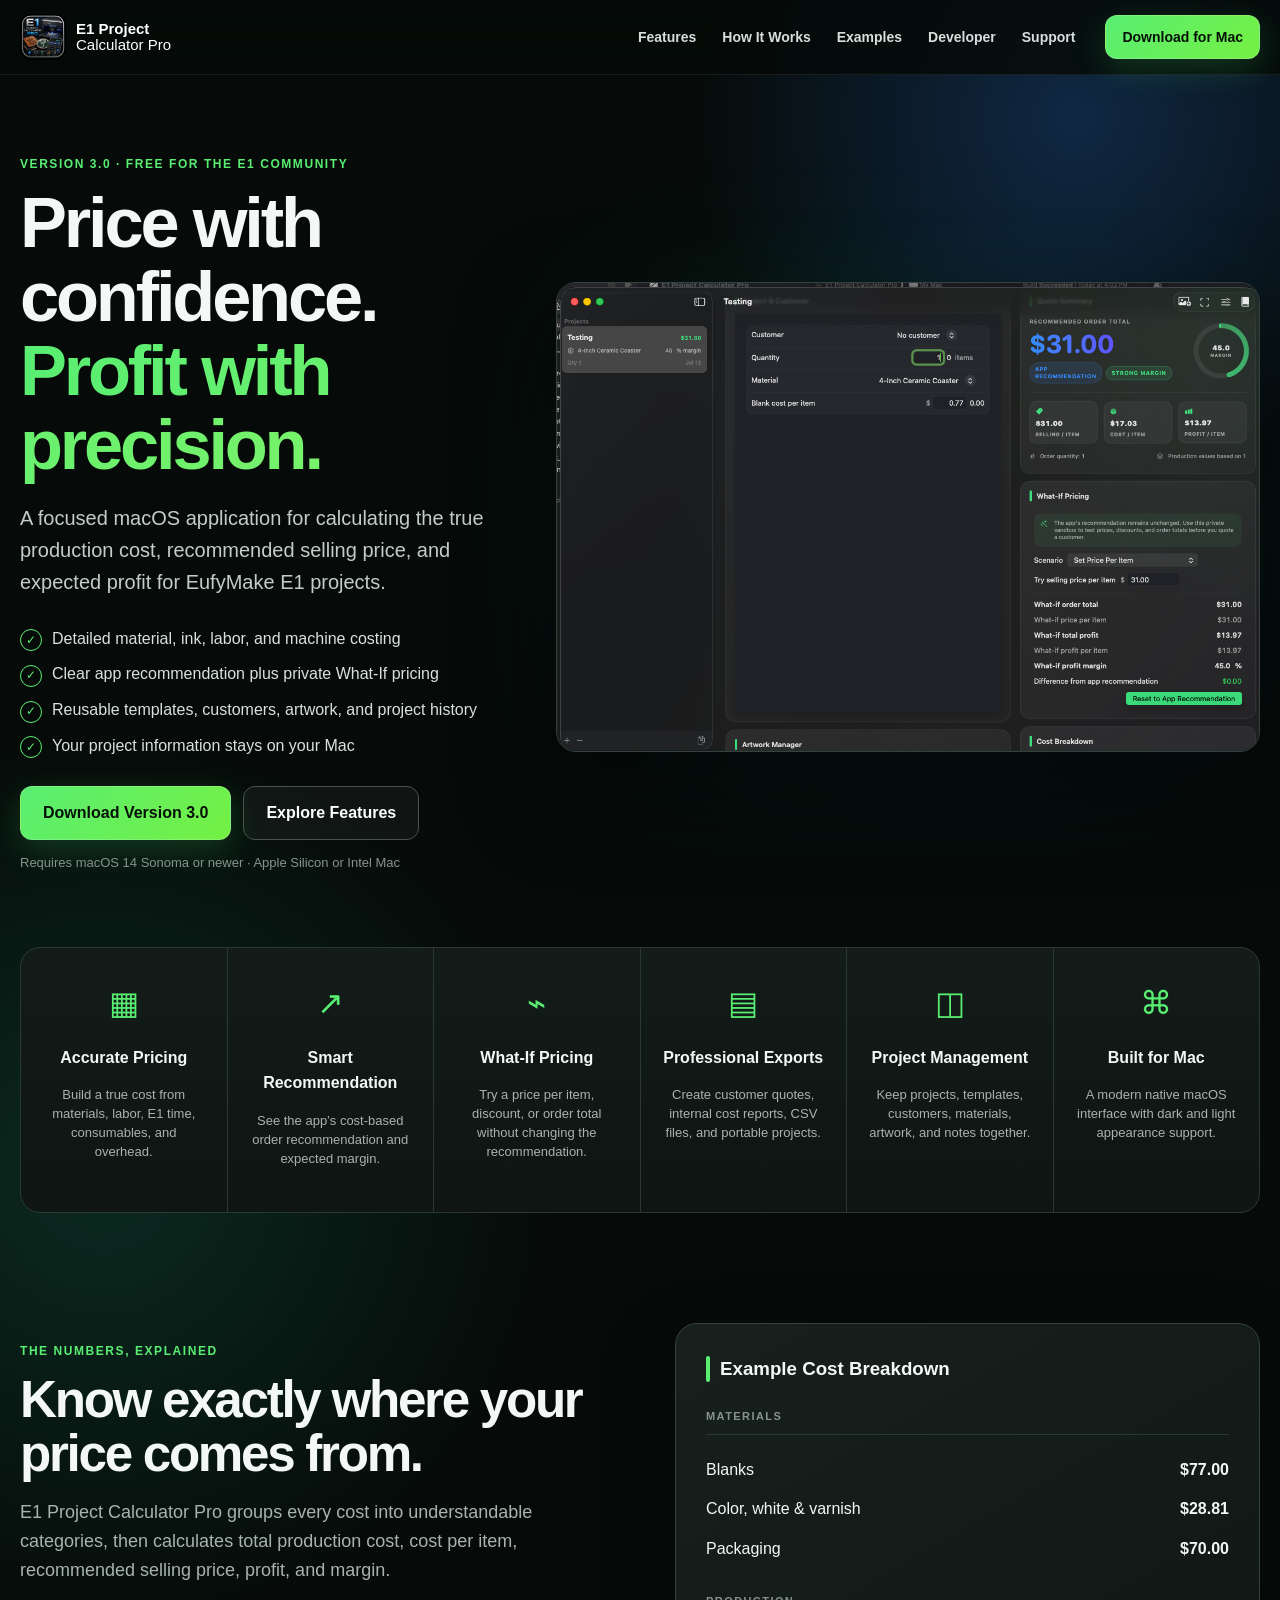
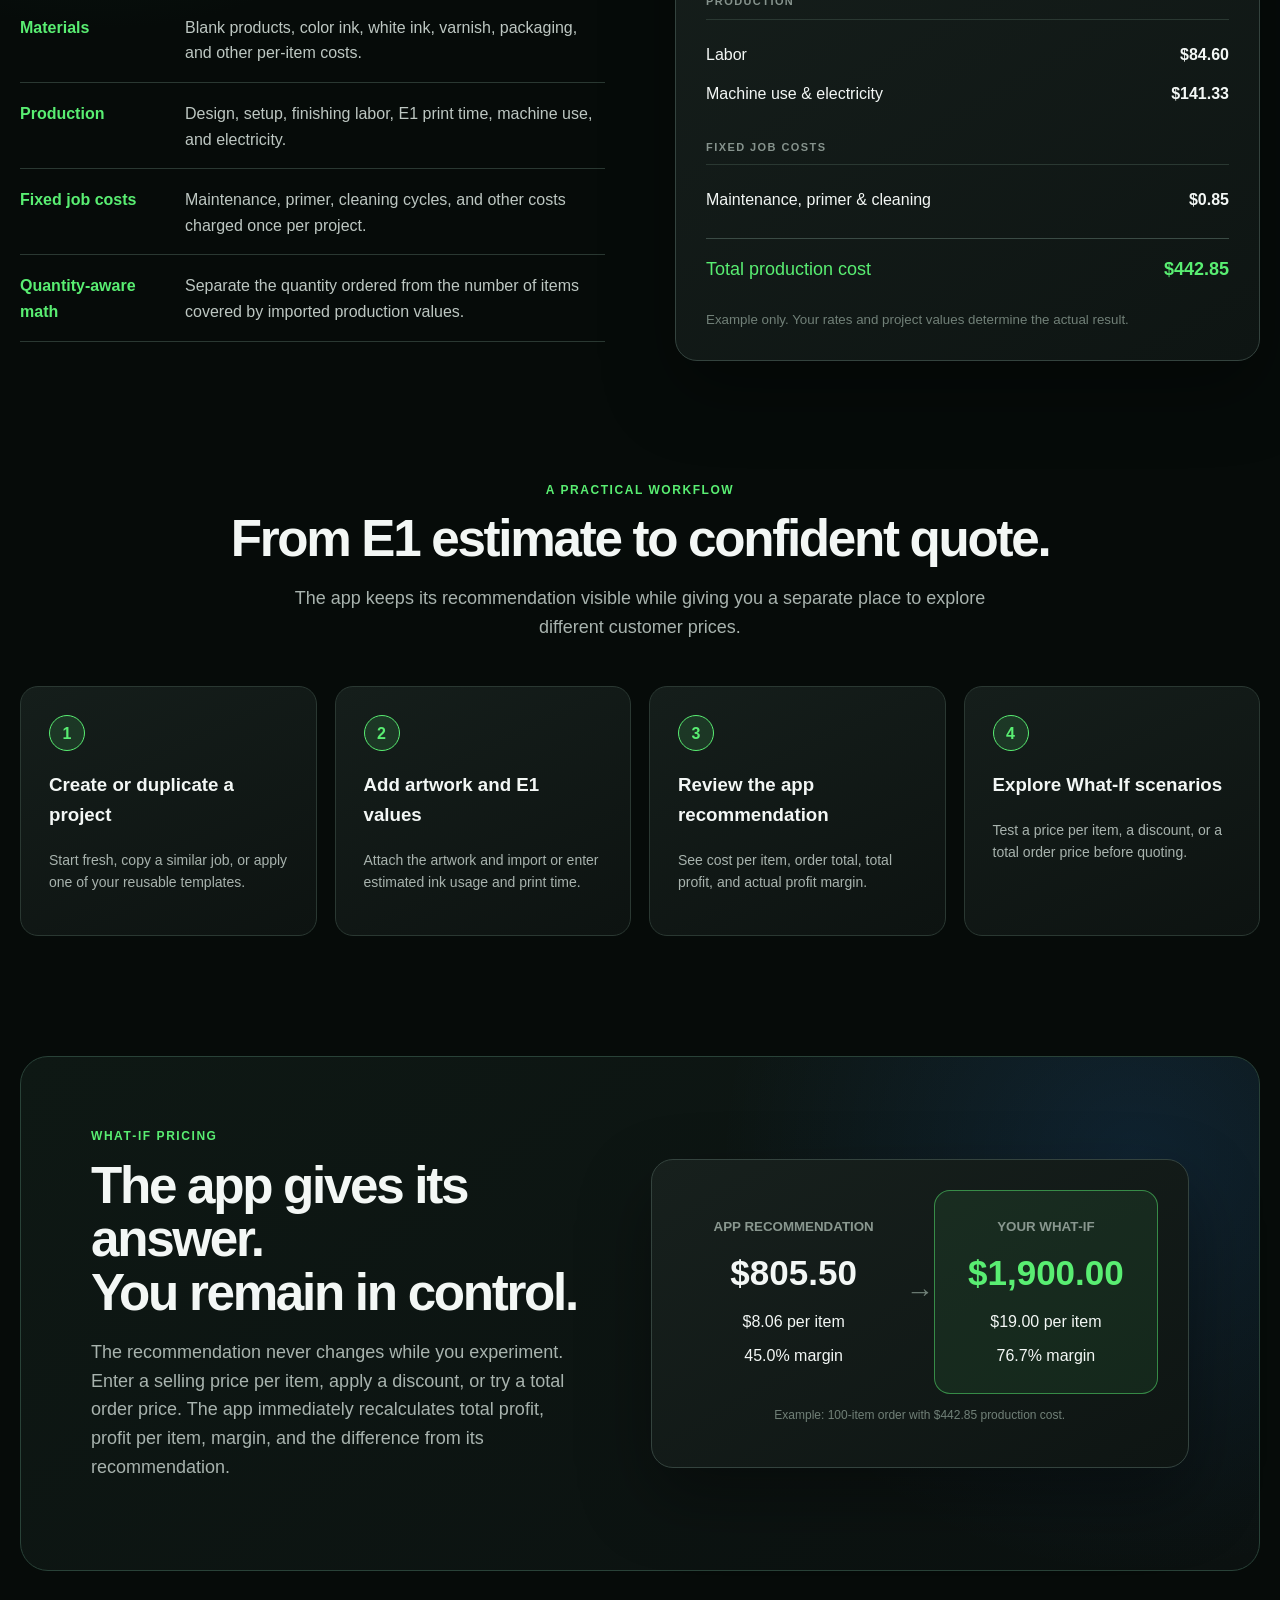
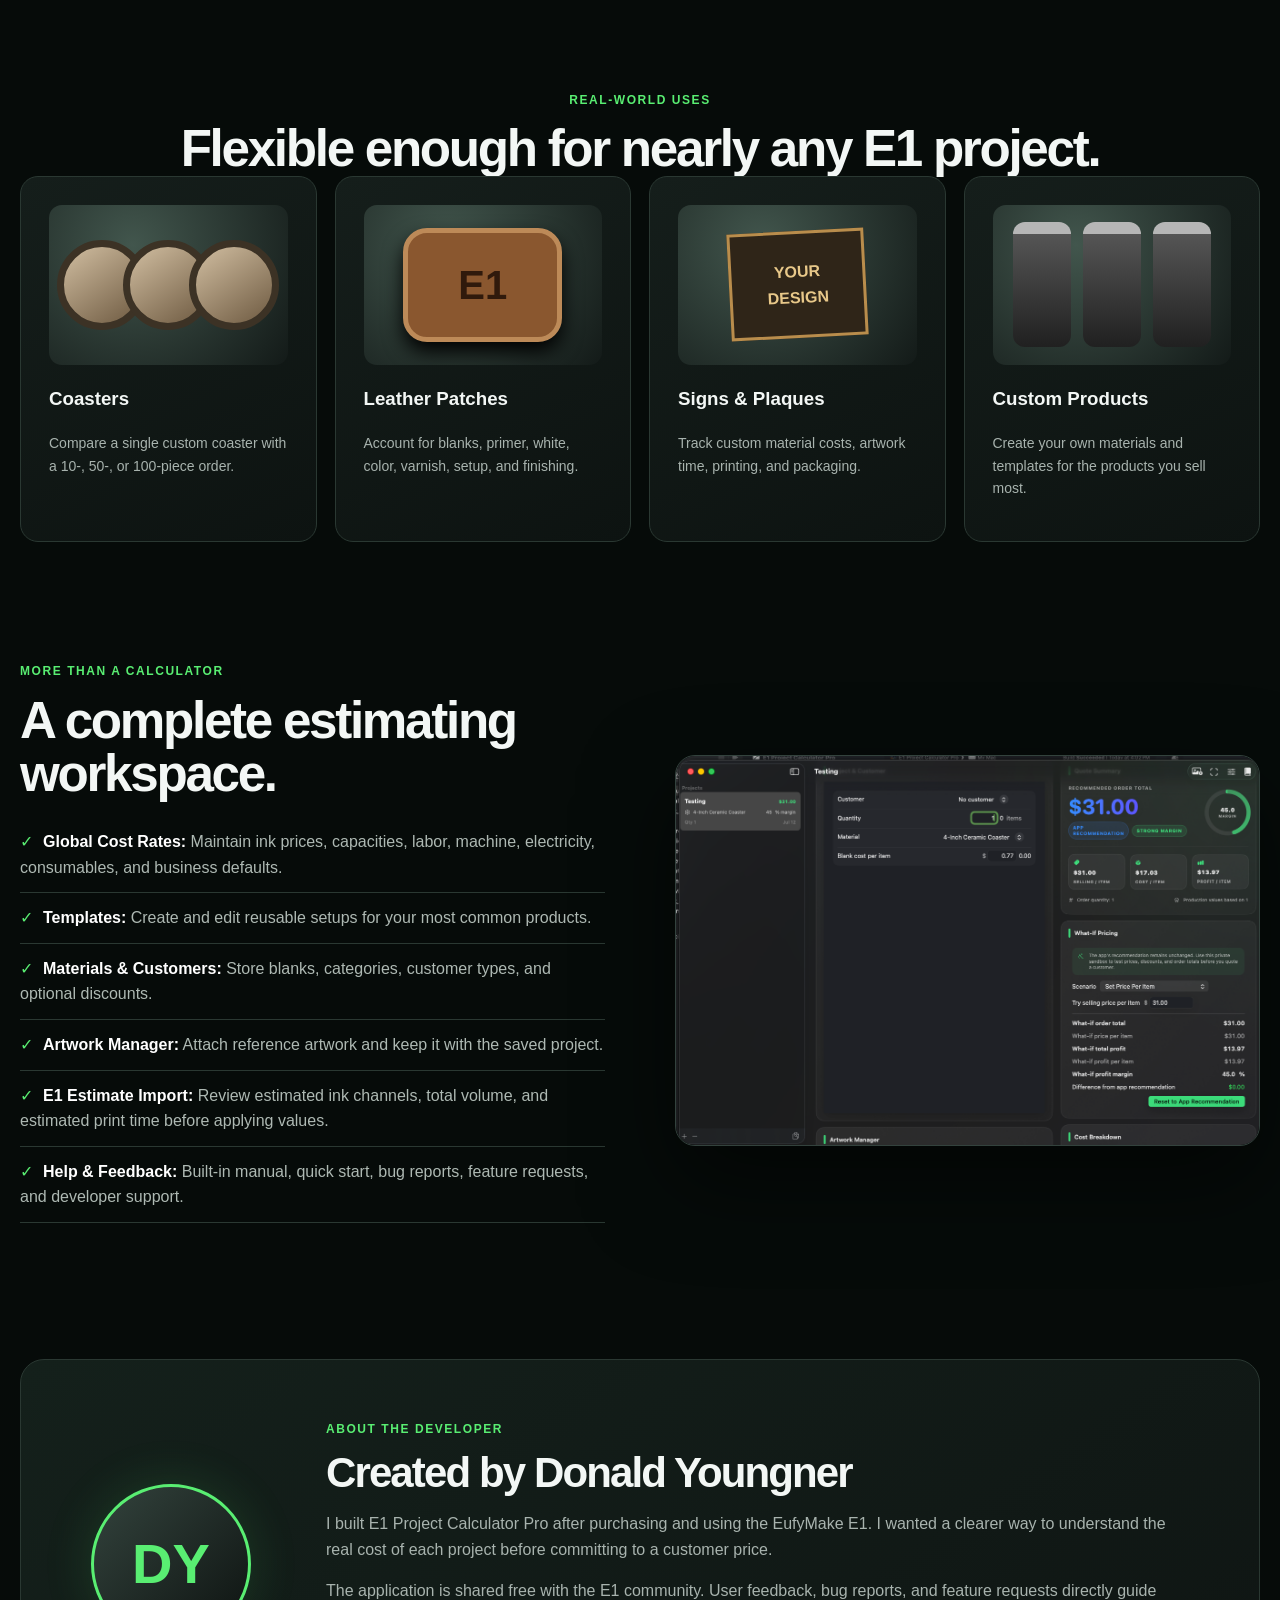
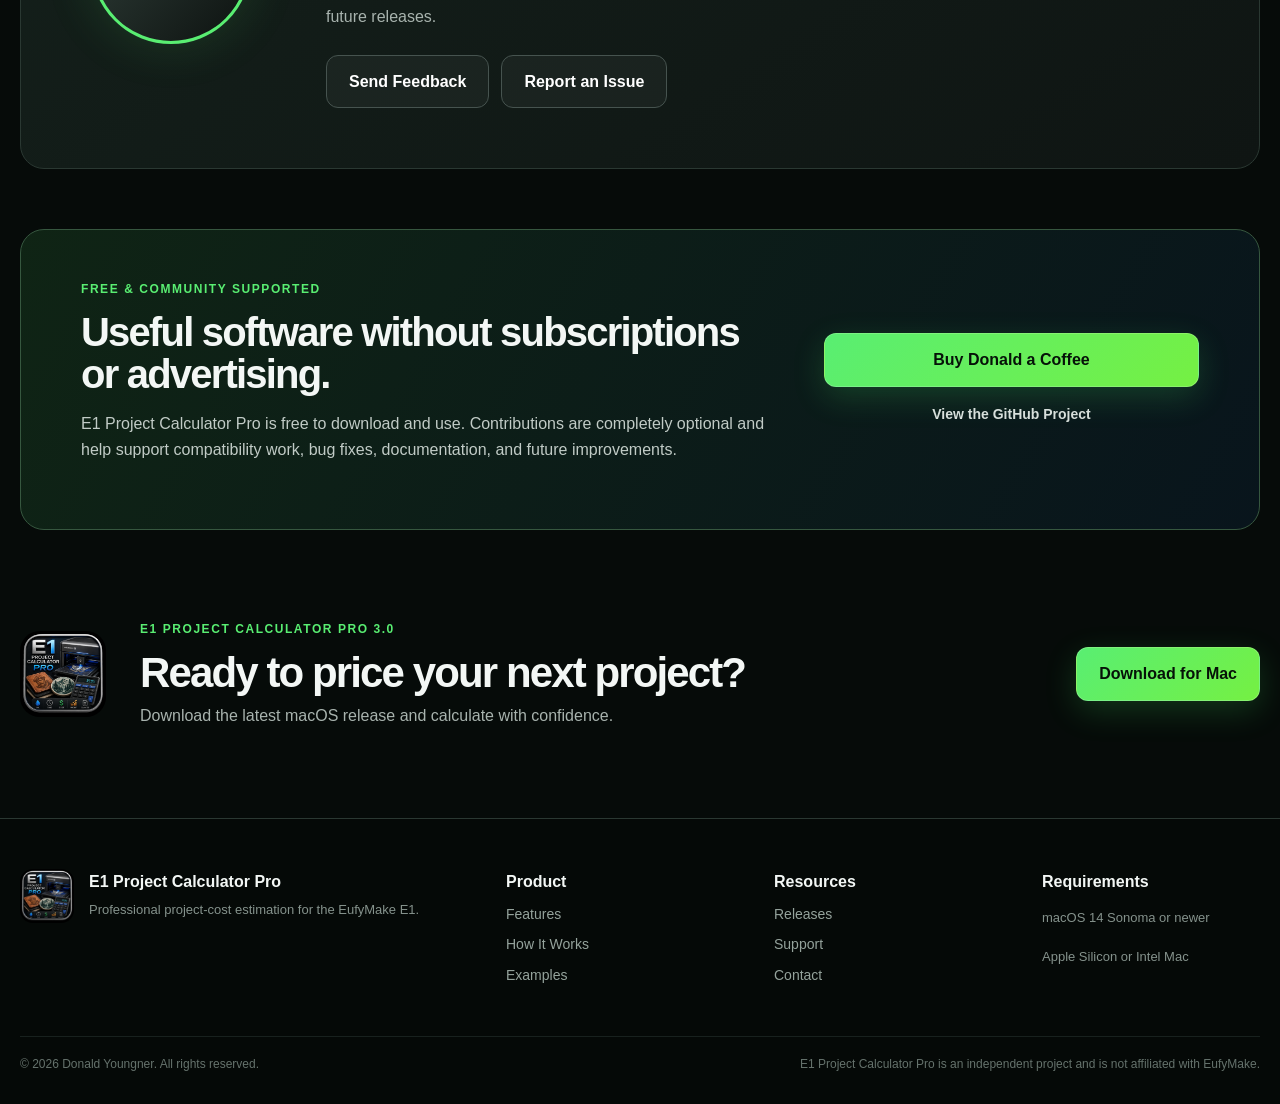
<file: index.html>
<!doctype html>
<html lang="en">
<head>
  <meta charset="utf-8">
  <meta name="viewport" content="width=device-width, initial-scale=1">
  <meta name="description" content="E1 Project Calculator Pro is a free macOS pricing and estimating application created for EufyMake E1 owners.">
  <meta name="theme-color" content="#0a0f0d">
  <title>E1 Project Calculator Pro — Price with Confidence</title>
  <link rel="icon" href="assets/app-icon.png">
  <link rel="stylesheet" href="styles.css">
</head>
<body>
<header class="site-header">
  <a class="brand" href="#top" aria-label="E1 Project Calculator Pro home">
    <img src="assets/app-icon.png" alt="E1 Project Calculator Pro icon">
    <span><strong>E1 Project</strong><br>Calculator Pro</span>
  </a>
  <button class="menu-button" aria-expanded="false" aria-controls="navigation">Menu</button>
  <nav id="navigation">
    <a href="#features">Features</a>
    <a href="#workflow">How It Works</a>
    <a href="#examples">Examples</a>
    <a href="#about">Developer</a>
    <a href="#support">Support</a>
  </nav>
  <a class="button button-small" href="https://github.com/Unixzap/E1ProjectCalculator/releases/latest">Download for Mac</a>
</header>

<main id="top">
<section class="hero section-shell">
  <div class="hero-copy">
    <span class="eyebrow">VERSION 3.0 · FREE FOR THE E1 COMMUNITY</span>
    <h1>Price with confidence.<br><span>Profit with precision.</span></h1>
    <p class="lead">A focused macOS application for calculating the true production cost, recommended selling price, and expected profit for EufyMake E1 projects.</p>
    <ul class="check-list">
      <li>Detailed material, ink, labor, and machine costing</li>
      <li>Clear app recommendation plus private What‑If pricing</li>
      <li>Reusable templates, customers, artwork, and project history</li>
      <li>Your project information stays on your Mac</li>
    </ul>
    <div class="hero-actions">
      <a class="button" href="https://github.com/Unixzap/E1ProjectCalculator/releases/latest">Download Version 3.0</a>
      <a class="button button-secondary" href="#features">Explore Features</a>
    </div>
    <p class="requirements">Requires macOS 14 Sonoma or newer · Apple Silicon or Intel Mac</p>
  </div>
  <div class="hero-visual">
    <div class="glow"></div>
    <img src="assets/app-dashboard.png" alt="E1 Project Calculator Pro Version 3.0 dashboard showing quote summary and What-If pricing">
  </div>
</section>

<section class="feature-strip section-shell" aria-label="Feature highlights">
  <article><span class="feature-icon">▦</span><h3>Accurate Pricing</h3><p>Build a true cost from materials, labor, E1 time, consumables, and overhead.</p></article>
  <article><span class="feature-icon">↗</span><h3>Smart Recommendation</h3><p>See the app’s cost-based order recommendation and expected margin.</p></article>
  <article><span class="feature-icon">⌁</span><h3>What‑If Pricing</h3><p>Try a price per item, discount, or order total without changing the recommendation.</p></article>
  <article><span class="feature-icon">▤</span><h3>Professional Exports</h3><p>Create customer quotes, internal cost reports, CSV files, and portable projects.</p></article>
  <article><span class="feature-icon">◫</span><h3>Project Management</h3><p>Keep projects, templates, customers, materials, artwork, and notes together.</p></article>
  <article><span class="feature-icon">⌘</span><h3>Built for Mac</h3><p>A modern native macOS interface with dark and light appearance support.</p></article>
</section>

<section id="features" class="section-shell split-section">
  <div>
    <span class="eyebrow">THE NUMBERS, EXPLAINED</span>
    <h2>Know exactly where your price comes from.</h2>
    <p>E1 Project Calculator Pro groups every cost into understandable categories, then calculates total production cost, cost per item, recommended selling price, profit, and margin.</p>
    <div class="bullet-features">
      <div><b>Materials</b><span>Blank products, color ink, white ink, varnish, packaging, and other per-item costs.</span></div>
      <div><b>Production</b><span>Design, setup, finishing labor, E1 print time, machine use, and electricity.</span></div>
      <div><b>Fixed job costs</b><span>Maintenance, primer, cleaning cycles, and other costs charged once per project.</span></div>
      <div><b>Quantity-aware math</b><span>Separate the quantity ordered from the number of items covered by imported production values.</span></div>
    </div>
  </div>
  <div class="cost-card">
    <div class="card-heading"><span></span><h3>Example Cost Breakdown</h3></div>
    <h4>Materials</h4>
    <div class="price-row"><span>Blanks</span><b>$77.00</b></div>
    <div class="price-row"><span>Color, white & varnish</span><b>$28.81</b></div>
    <div class="price-row"><span>Packaging</span><b>$70.00</b></div>
    <h4>Production</h4>
    <div class="price-row"><span>Labor</span><b>$84.60</b></div>
    <div class="price-row"><span>Machine use & electricity</span><b>$141.33</b></div>
    <h4>Fixed job costs</h4>
    <div class="price-row"><span>Maintenance, primer & cleaning</span><b>$0.85</b></div>
    <div class="total-row"><span>Total production cost</span><b>$442.85</b></div>
    <small>Example only. Your rates and project values determine the actual result.</small>
  </div>
</section>

<section id="workflow" class="section-shell centered-section">
  <span class="eyebrow">A PRACTICAL WORKFLOW</span>
  <h2>From E1 estimate to confident quote.</h2>
  <p class="section-intro">The app keeps its recommendation visible while giving you a separate place to explore different customer prices.</p>
  <div class="steps">
    <article><span>1</span><h3>Create or duplicate a project</h3><p>Start fresh, copy a similar job, or apply one of your reusable templates.</p></article>
    <article><span>2</span><h3>Add artwork and E1 values</h3><p>Attach the artwork and import or enter estimated ink usage and print time.</p></article>
    <article><span>3</span><h3>Review the app recommendation</h3><p>See cost per item, order total, total profit, and actual profit margin.</p></article>
    <article><span>4</span><h3>Explore What‑If scenarios</h3><p>Test a price per item, a discount, or a total order price before quoting.</p></article>
  </div>
</section>

<section class="section-shell whatif-section">
  <div class="whatif-copy">
    <span class="eyebrow">WHAT‑IF PRICING</span>
    <h2>The app gives its answer.<br>You remain in control.</h2>
    <p>The recommendation never changes while you experiment. Enter a selling price per item, apply a discount, or try a total order price. The app immediately recalculates total profit, profit per item, margin, and the difference from its recommendation.</p>
  </div>
  <div class="comparison-card">
    <div class="comparison-column">
      <small>APP RECOMMENDATION</small>
      <strong>$805.50</strong>
      <span>$8.06 per item</span>
      <span>45.0% margin</span>
    </div>
    <div class="arrow">→</div>
    <div class="comparison-column active">
      <small>YOUR WHAT‑IF</small>
      <strong>$1,900.00</strong>
      <span>$19.00 per item</span>
      <span>76.7% margin</span>
    </div>
    <p>Example: 100-item order with $442.85 production cost.</p>
  </div>
</section>

<section id="examples" class="section-shell centered-section">
  <span class="eyebrow">REAL-WORLD USES</span>
  <h2>Flexible enough for nearly any E1 project.</h2>
  <div class="example-grid">
    <article><div class="example-art circles"><i></i><i></i><i></i></div><h3>Coasters</h3><p>Compare a single custom coaster with a 10-, 50-, or 100-piece order.</p></article>
    <article><div class="example-art patch"><span>E1</span></div><h3>Leather Patches</h3><p>Account for blanks, primer, white, color, varnish, setup, and finishing.</p></article>
    <article><div class="example-art sign"><b>YOUR<br>DESIGN</b></div><h3>Signs & Plaques</h3><p>Track custom material costs, artwork time, printing, and packaging.</p></article>
    <article><div class="example-art products"><i></i><i></i><i></i></div><h3>Custom Products</h3><p>Create your own materials and templates for the products you sell most.</p></article>
  </div>
</section>

<section class="section-shell capabilities-section">
  <div class="capability-list">
    <span class="eyebrow">MORE THAN A CALCULATOR</span>
    <h2>A complete estimating workspace.</h2>
    <ul>
      <li><b>Global Cost Rates:</b> Maintain ink prices, capacities, labor, machine, electricity, consumables, and business defaults.</li>
      <li><b>Templates:</b> Create and edit reusable setups for your most common products.</li>
      <li><b>Materials & Customers:</b> Store blanks, categories, customer types, and optional discounts.</li>
      <li><b>Artwork Manager:</b> Attach reference artwork and keep it with the saved project.</li>
      <li><b>E1 Estimate Import:</b> Review estimated ink channels, total volume, and estimated print time before applying values.</li>
      <li><b>Help & Feedback:</b> Built-in manual, quick start, bug reports, feature requests, and developer support.</li>
    </ul>
  </div>
  <img src="assets/app-dashboard.png" alt="The modern E1 Project Calculator Pro application interface">
</section>

<section id="about" class="section-shell developer-section">
  <div class="developer-avatar" aria-hidden="true">DY</div>
  <div>
    <span class="eyebrow">ABOUT THE DEVELOPER</span>
    <h2>Created by Donald Youngner</h2>
    <p>I built E1 Project Calculator Pro after purchasing and using the EufyMake E1. I wanted a clearer way to understand the real cost of each project before committing to a customer price.</p>
    <p>The application is shared free with the E1 community. User feedback, bug reports, and feature requests directly guide future releases.</p>
    <div class="developer-links">
      <a class="button button-secondary" href="mailto:MrDon123@gmail.com?subject=E1%20Project%20Calculator%20Pro%20Feedback">Send Feedback</a>
      <a class="button button-secondary" href="https://github.com/Unixzap/E1ProjectCalculator/issues">Report an Issue</a>
    </div>
  </div>
</section>

<section id="support" class="section-shell support-section">
  <div>
    <span class="eyebrow">FREE & COMMUNITY SUPPORTED</span>
    <h2>Useful software without subscriptions or advertising.</h2>
    <p>E1 Project Calculator Pro is free to download and use. Contributions are completely optional and help support compatibility work, bug fixes, documentation, and future improvements.</p>
  </div>
  <div class="support-actions">
    <a class="button" href="https://buymeacoffee.com/wetthefsce">Buy Donald a Coffee</a>
    <a class="text-link" href="https://github.com/Unixzap/E1ProjectCalculator">View the GitHub Project</a>
  </div>
</section>

<section class="section-shell final-cta">
  <img src="assets/app-icon.png" alt="">
  <div><span class="eyebrow">E1 PROJECT CALCULATOR PRO 3.0</span><h2>Ready to price your next project?</h2><p>Download the latest macOS release and calculate with confidence.</p></div>
  <a class="button" href="https://github.com/Unixzap/E1ProjectCalculator/releases/latest">Download for Mac</a>
</section>
</main>

<footer>
  <div class="footer-grid section-shell">
    <div class="footer-brand"><img src="assets/app-icon.png" alt=""><div><b>E1 Project Calculator Pro</b><p>Professional project-cost estimation for the EufyMake E1.</p></div></div>
    <div><b>Product</b><a href="#features">Features</a><a href="#workflow">How It Works</a><a href="#examples">Examples</a></div>
    <div><b>Resources</b><a href="https://github.com/Unixzap/E1ProjectCalculator/releases">Releases</a><a href="https://github.com/Unixzap/E1ProjectCalculator/issues">Support</a><a href="mailto:MrDon123@gmail.com">Contact</a></div>
    <div><b>Requirements</b><p>macOS 14 Sonoma or newer</p><p>Apple Silicon or Intel Mac</p></div>
  </div>
  <div class="footer-bottom section-shell"><span>© 2026 Donald Youngner. All rights reserved.</span><span>E1 Project Calculator Pro is an independent project and is not affiliated with EufyMake.</span></div>
</footer>
<script src="script.js"></script>
</body>
</html>
</file>
<file: styles.css>
:root{--bg:#060b09;--panel:#111816;--panel2:#161f1c;--line:#2a3832;--text:#f3f7f5;--muted:#a8b3ae;--green:#59ee72;--green2:#1cbf65;--blue:#2689ff;--indigo:#705dff;--max:1240px;color-scheme:dark}*{box-sizing:border-box}html{scroll-behavior:smooth}body{margin:0;font-family:-apple-system,BlinkMacSystemFont,"Segoe UI",sans-serif;background:radial-gradient(circle at 84% 2%,#102844 0,transparent 24rem),radial-gradient(circle at 8% 20%,#0b2a21 0,transparent 28rem),var(--bg);color:var(--text);line-height:1.6}.section-shell{width:min(var(--max),calc(100% - 40px));margin-inline:auto}.site-header{position:sticky;top:0;z-index:20;display:flex;align-items:center;gap:30px;padding:14px max(20px,calc((100vw - var(--max))/2));background:rgba(5,10,8,.82);backdrop-filter:blur(18px);border-bottom:1px solid rgba(255,255,255,.08)}.brand{display:flex;align-items:center;gap:10px;color:#fff;text-decoration:none;line-height:1.05;margin-right:auto}.brand img{width:46px;height:46px;border-radius:11px}.brand span{font-size:15px}nav{display:flex;gap:26px}nav a,.text-link{color:#d7dfdb;text-decoration:none;font-weight:600;font-size:14px}nav a:hover,.text-link:hover{color:var(--green)}.menu-button{display:none}.button{display:inline-flex;align-items:center;justify-content:center;padding:13px 22px;border-radius:12px;background:linear-gradient(135deg,var(--green),#75f043);color:#061208;text-decoration:none;font-weight:800;box-shadow:0 10px 32px rgba(73,237,105,.18);border:1px solid rgba(255,255,255,.18)}.button:hover{transform:translateY(-1px);filter:brightness(1.08)}.button-small{padding:10px 16px;font-size:14px}.button-secondary{background:rgba(255,255,255,.04);color:#fff;box-shadow:none;border-color:#46534f}.hero{min-height:720px;display:grid;grid-template-columns:.88fr 1.3fr;align-items:center;gap:60px;padding-block:80px 60px}.eyebrow{display:block;color:var(--green);font-size:12px;font-weight:900;letter-spacing:.13em;margin-bottom:12px}.hero h1,.split-section h2,.centered-section h2,.whatif-section h2,.capabilities-section h2,.developer-section h2,.support-section h2,.final-cta h2{margin:0;line-height:1.05;letter-spacing:-.045em}.hero h1{font-size:clamp(46px,5.5vw,78px)}.hero h1 span{background:linear-gradient(90deg,var(--green),#77f26a);-webkit-background-clip:text;color:transparent}.lead{font-size:20px;color:#c3cdc8;max-width:650px}.check-list{padding:0;list-style:none;margin:28px 0}.check-list li{margin:10px 0;color:#d9e1dd}.check-list li:before{content:"✓";display:inline-grid;place-items:center;width:20px;height:20px;border:1px solid var(--green);border-radius:50%;color:var(--green);font-size:12px;margin-right:10px}.hero-actions{display:flex;gap:12px;flex-wrap:wrap}.requirements{font-size:13px;color:#86938d}.hero-visual{position:relative}.hero-visual .glow{position:absolute;inset:14%;background:linear-gradient(135deg,var(--green2),var(--blue));filter:blur(90px);opacity:.28}.hero-visual img,.capabilities-section img{position:relative;width:100%;border-radius:20px;border:1px solid #33423d;box-shadow:0 35px 90px rgba(0,0,0,.55)}.feature-strip{display:grid;grid-template-columns:repeat(6,1fr);gap:1px;background:var(--line);border:1px solid var(--line);border-radius:20px;overflow:hidden;margin-bottom:110px}.feature-strip article{background:linear-gradient(180deg,#131c19,#0e1513);padding:30px 20px;text-align:center}.feature-icon{font-size:32px;color:var(--green)}.feature-strip h3{font-size:16px}.feature-strip p{font-size:13px;color:var(--muted);line-height:1.45}.split-section,.capabilities-section{display:grid;grid-template-columns:1fr 1fr;gap:70px;align-items:center;margin-bottom:120px}.split-section h2,.capabilities-section h2,.whatif-section h2{font-size:clamp(38px,4vw,58px)}.split-section>div>p,.whatif-copy p,.capability-list>p{color:var(--muted);font-size:18px}.bullet-features{display:grid;gap:18px;margin-top:30px}.bullet-features div{display:grid;grid-template-columns:150px 1fr;gap:15px;padding-bottom:16px;border-bottom:1px solid var(--line)}.bullet-features b{color:var(--green)}.bullet-features span{color:#bdc7c2}.cost-card,.comparison-card{background:linear-gradient(150deg,#17201d,#0e1513);border:1px solid #34433e;border-radius:22px;padding:30px;box-shadow:0 30px 70px rgba(0,0,0,.35)}.card-heading{display:flex;align-items:center;gap:10px}.card-heading span{height:26px;width:4px;border-radius:10px;background:var(--green)}.cost-card h3{margin:0}.cost-card h4{font-size:11px;letter-spacing:.13em;color:#86938d;text-transform:uppercase;border-bottom:1px solid var(--line);padding-bottom:8px;margin-top:25px}.price-row,.total-row{display:flex;justify-content:space-between;padding:7px 0}.total-row{margin-top:18px;padding-top:16px;border-top:1px solid #3b4b45;color:var(--green);font-size:18px}.cost-card small{display:block;color:#718078;margin-top:18px}.centered-section{text-align:center;margin-bottom:120px}.centered-section h2{font-size:clamp(38px,4vw,58px)}.section-intro{max-width:700px;margin:18px auto 45px;color:var(--muted);font-size:18px}.steps{display:grid;grid-template-columns:repeat(4,1fr);gap:18px;text-align:left}.steps article,.example-grid article{padding:28px;background:linear-gradient(155deg,#151e1b,#0d1311);border:1px solid var(--line);border-radius:18px}.steps article>span{display:grid;place-items:center;width:36px;height:36px;border-radius:50%;background:rgba(89,238,114,.13);border:1px solid var(--green);color:var(--green);font-weight:900}.steps p,.example-grid p{color:var(--muted);font-size:14px}.whatif-section{display:grid;grid-template-columns:1fr 1.1fr;gap:70px;align-items:center;margin-bottom:120px;padding:70px;border-radius:28px;border:1px solid #294238;background:radial-gradient(circle at 90% 20%,rgba(38,137,255,.13),transparent 35%),linear-gradient(145deg,#0e1814,#0b1110)}.comparison-card{display:grid;grid-template-columns:1fr auto 1fr;align-items:center;text-align:center}.comparison-column{display:grid;gap:8px;padding:25px}.comparison-column strong{font-size:35px}.comparison-column small{color:#89978f;font-weight:800}.comparison-column.active{border:1px solid rgba(89,238,114,.5);background:rgba(89,238,114,.08);border-radius:16px}.comparison-column.active strong{color:var(--green)}.comparison-card .arrow{font-size:28px;color:#708078}.comparison-card>p{grid-column:1/-1;color:#718078;font-size:12px}.example-grid{display:grid;grid-template-columns:repeat(4,1fr);gap:18px;text-align:left}.example-art{height:160px;border-radius:13px;background:radial-gradient(circle at 35% 25%,#42564d,#131a18);display:flex;align-items:center;justify-content:center;overflow:hidden}.circles i{width:90px;height:90px;border-radius:50%;background:linear-gradient(145deg,#d1bea1,#6e5a41);border:7px solid #3c3225;margin:-12px}.patch span{padding:20px 50px;border-radius:24px;background:#8a572f;border:5px solid #bd8a58;box-shadow:0 10px 20px #000;color:#301a0c;font-size:40px;font-weight:900}.sign b{padding:25px 35px;border:3px solid #b98d4c;background:#2f2518;color:#e8c889;text-align:center;transform:rotate(-3deg)}.products{gap:12px}.products i{width:58px;height:125px;background:linear-gradient(#555,#202020);border-radius:12px;border-top:12px solid #b6b6b6}.capability-list ul{padding:0;list-style:none}.capability-list li{padding:12px 0;border-bottom:1px solid var(--line);color:#aeb9b3}.capability-list li:before{content:"✓";color:var(--green);margin-right:10px}.capability-list b{color:#fff}.developer-section{display:grid;grid-template-columns:190px 1fr;gap:45px;align-items:center;padding:60px 70px;margin-bottom:60px;background:linear-gradient(145deg,#14201b,#0f1513);border:1px solid var(--line);border-radius:24px}.developer-avatar{width:160px;height:160px;border-radius:50%;display:grid;place-items:center;background:linear-gradient(135deg,#33433d,#0d1210);border:3px solid var(--green);font-size:56px;font-weight:900;color:var(--green);box-shadow:0 0 50px rgba(89,238,114,.15)}.developer-section h2{font-size:42px}.developer-section p{color:var(--muted)}.developer-links{display:flex;gap:12px;flex-wrap:wrap;margin-top:25px}.support-section{display:grid;grid-template-columns:1.5fr .8fr;gap:40px;align-items:center;padding:50px 60px;margin-bottom:60px;border:1px solid #36573f;background:linear-gradient(120deg,rgba(89,238,114,.11),rgba(38,137,255,.08));border-radius:24px}.support-section h2{font-size:40px}.support-section p{color:#c1cbc6}.support-actions{display:grid;gap:16px;text-align:center}.final-cta{display:grid;grid-template-columns:90px 1fr auto;align-items:center;gap:30px;margin-block:90px}.final-cta img{width:86px;border-radius:20px}.final-cta h2{font-size:42px}.final-cta p{color:var(--muted);margin:8px 0 0}footer{border-top:1px solid var(--line);background:#050907}.footer-grid{display:grid;grid-template-columns:2fr repeat(3,1fr);gap:50px;padding-block:50px}.footer-brand{display:flex;gap:15px}.footer-brand img{width:54px;height:54px;border-radius:13px}.footer-brand p,footer p{color:#85928c;font-size:13px;margin:5px 0}.footer-grid>div:not(.footer-brand){display:grid;align-content:start;gap:8px}.footer-grid a{color:#95a39c;text-decoration:none;font-size:14px}.footer-grid a:hover{color:var(--green)}.footer-bottom{display:flex;justify-content:space-between;gap:30px;border-top:1px solid #18211e;padding-block:18px 30px;color:#65726c;font-size:12px}
@media(max-width:1000px){nav{display:none;position:absolute;left:0;right:0;top:75px;padding:22px;background:#0c1311;flex-direction:column}.site-header.nav-open nav{display:flex}.site-header>.button{display:none}.menu-button{display:block;background:transparent;border:1px solid #46534f;color:white;border-radius:9px;padding:8px 12px}.hero,.split-section,.whatif-section,.capabilities-section{grid-template-columns:1fr}.hero{padding-top:55px}.feature-strip{grid-template-columns:repeat(3,1fr)}.steps,.example-grid{grid-template-columns:repeat(2,1fr)}.whatif-section{padding:40px}.footer-grid{grid-template-columns:1.5fr 1fr 1fr}.footer-grid>div:last-child{grid-column:2}.final-cta{grid-template-columns:70px 1fr}.final-cta>.button{grid-column:2;justify-self:start}.developer-section{grid-template-columns:150px 1fr;padding:45px}.developer-avatar{width:130px;height:130px}}
@media(max-width:640px){.section-shell{width:min(100% - 24px,var(--max))}.hero{min-height:auto}.hero h1{font-size:43px}.lead{font-size:17px}.feature-strip{grid-template-columns:1fr}.steps,.example-grid{grid-template-columns:1fr}.split-section,.whatif-section,.capabilities-section{gap:35px;margin-bottom:80px}.whatif-section{padding:28px 20px}.comparison-card{grid-template-columns:1fr}.comparison-card .arrow{transform:rotate(90deg)}.developer-section,.support-section{grid-template-columns:1fr;padding:34px 25px}.developer-avatar{margin:auto}.final-cta{grid-template-columns:1fr;text-align:center}.final-cta img{margin:auto}.final-cta>.button{grid-column:auto;justify-self:stretch}.footer-grid{grid-template-columns:1fr 1fr}.footer-brand{grid-column:1/-1}.footer-grid>div:last-child{grid-column:auto}.footer-bottom{flex-direction:column}.bullet-features div{grid-template-columns:1fr}.hero-actions .button{width:100%}}
</file>
